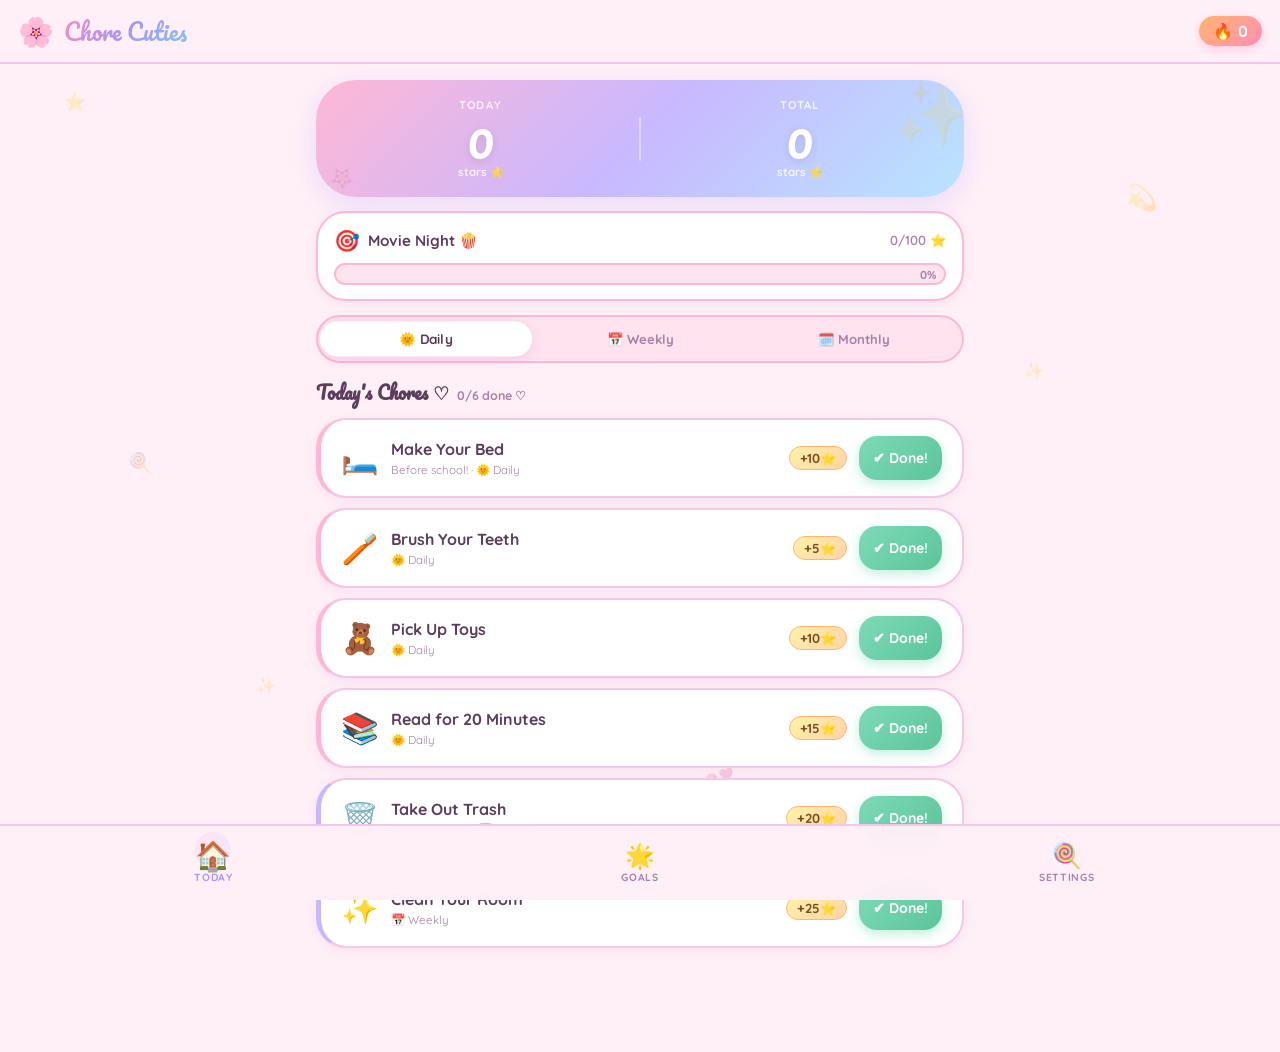
<file: index.html>
<!DOCTYPE html>
<html lang="en">
<head>
  <meta charset="UTF-8" />
  <meta name="viewport" content="width=device-width, initial-scale=1.0, viewport-fit=cover" />
  <meta name="apple-mobile-web-app-capable" content="yes" />
  <meta name="apple-mobile-web-app-status-bar-style" content="default" />
  <title>🌸 Chore Cuties</title>
  <link rel="preconnect" href="https://fonts.googleapis.com" />
  <link rel="preconnect" href="https://fonts.gstatic.com" crossorigin />
  <link href="https://fonts.googleapis.com/css2?family=Pacifico&family=Quicksand:wght@400;500;600;700&display=swap" rel="stylesheet" />
  <link rel="stylesheet" href="style.css" />
</head>
<body>

<!-- ── FLOATING DECO (CSS only) ── -->
<div class="bg-deco" aria-hidden="true">
  <span class="deco-star s1">⭐</span>
  <span class="deco-star s2">💫</span>
  <span class="deco-star s3">✨</span>
  <span class="deco-star s4">🌸</span>
  <span class="deco-star s5">⭐</span>
  <span class="deco-star s6">💕</span>
  <span class="deco-star s7">🍭</span>
  <span class="deco-star s8">✨</span>
</div>

<!-- ══════════════ OVERLAYS ══════════════ -->

<!-- CELEBRATION -->
<div id="celebration" class="overlay hidden">
  <canvas id="confetti-canvas"></canvas>
  <div class="kawaii-card celebrate-card">
    <div class="cel-face">🏆</div>
    <h2 class="cel-title">Yay!! Goal Reached~!</h2>
    <p class="cel-sub" id="cel-goal-name"></p>
    <p class="cel-pts" id="cel-pts"></p>
    <button class="kbtn kbtn--purple" id="btn-redeem">🎁 Redeem Reward!</button>
    <button class="kbtn-ghost" id="btn-cel-close">maybe later (◡‿◡✿)</button>
  </div>
</div>

<!-- CHORE MODAL -->
<div id="chore-modal" class="overlay hidden" role="dialog" aria-modal="true">
  <div class="kawaii-card modal-card">
    <div class="modal-deco">✏️</div>
    <h2 id="chore-modal-title" class="modal-title">Add a Chore~</h2>
    <input type="hidden" id="chore-id" />
    <div class="kfield">
      <label>Emoji</label>
      <input type="text" id="chore-emoji" maxlength="2" placeholder="⭐" class="emoji-input" />
    </div>
    <div class="kfield">
      <label>Chore Name</label>
      <input type="text" id="chore-name" placeholder="e.g. Make your bed ♡" />
    </div>
    <div class="kfield">
      <label>Points ⭐</label>
      <input type="number" id="chore-points" min="1" max="9999" value="10" />
    </div>
    <div class="kfield">
      <label>Schedule</label>
      <select id="chore-schedule">
        <option value="daily">🌞 Daily</option>
        <option value="weekly">📅 Weekly</option>
        <option value="onetime">🌟 One-time</option>
      </select>
    </div>
    <div class="kfield">
      <label>Notes (optional)</label>
      <input type="text" id="chore-notes" placeholder="e.g. Before school~" />
    </div>
    <div class="modal-btns">
      <button class="kbtn kbtn--green" id="btn-save-chore">💾 Save!</button>
      <button class="kbtn-ghost" id="btn-cancel-chore">cancel~</button>
    </div>
  </div>
</div>

<!-- GOAL MODAL -->
<div id="goal-modal" class="overlay hidden" role="dialog" aria-modal="true">
  <div class="kawaii-card modal-card">
    <div class="modal-deco">🎯</div>
    <h2 class="modal-title">Set a Goal~</h2>
    <div class="kfield">
      <label>Goal Name</label>
      <input type="text" id="goal-name" placeholder="e.g. Movie Night 🍿" />
    </div>
    <div class="kfield">
      <label>Points Required</label>
      <input type="number" id="goal-points" min="1" max="99999" value="100" />
    </div>
    <div class="modal-btns">
      <button class="kbtn kbtn--green" id="btn-save-goal">💾 Save!</button>
      <button class="kbtn-ghost" id="btn-cancel-goal">cancel~</button>
    </div>
  </div>
</div>

<!-- IMPORT MODAL -->
<div id="import-modal" class="overlay hidden" role="dialog" aria-modal="true">
  <div class="kawaii-card modal-card">
    <div class="modal-deco">⚠️</div>
    <h2 class="modal-title">Import Data?</h2>
    <p class="modal-note">This will replace all current data~</p>
    <div class="modal-btns">
      <button class="kbtn kbtn--pink" id="btn-confirm-import">Yes, import!</button>
      <button class="kbtn-ghost" id="btn-cancel-import">cancel~</button>
    </div>
  </div>
</div>

<!-- COUPON -->
<div id="coupon-view" class="overlay hidden">
  <div class="coupon-wrap">
    <div class="coupon-card">
      <div class="coupon-top-deco">🌸 ⭐ 🌸 ⭐ 🌸</div>
      <div class="coupon-icon">🎟️</div>
      <h1 class="coupon-title">REWARD COUPON</h1>
      <p class="coupon-label">This certifies that</p>
      <h2 class="coupon-name" id="coupon-kid-name">⭐ Superstar ⭐</h2>
      <p class="coupon-label">has earned the reward of</p>
      <h2 class="coupon-reward" id="coupon-reward-name"></h2>
      <p class="coupon-date" id="coupon-date"></p>
      <div class="coupon-bottom-deco">💕 💕 💕 💕 💕</div>
    </div>
    <div class="no-print coupon-actions">
      <button class="kbtn kbtn--blue" onclick="window.print()">🖨️ Print Coupon!</button>
      <button class="kbtn-ghost" id="btn-close-coupon">close~</button>
    </div>
  </div>
</div>

<!-- ══════════════ APP SHELL ══════════════ -->
<div id="app">

  <!-- HEADER -->
  <header class="kheader">
    <div class="kheader-left">
      <span class="klogo">🌸</span>
      <span class="kapp-title">Chore Cuties</span>
    </div>
    <div class="kheader-right">
      <div class="streak-pill">
        <span>🔥</span>
        <span id="streak-count">0</span>
      </div>
    </div>
  </header>

  <!-- ── TODAY TAB ── -->
  <section id="tab-today" class="tab-content active">

    <!-- Points blob -->
    <div class="points-blob">
      <div class="points-side">
        <div class="pts-lbl">Today</div>
        <div class="pts-num" id="pts-today">0</div>
        <div class="pts-unit">stars ⭐</div>
      </div>
      <div class="pts-divider"></div>
      <div class="points-side">
        <div class="pts-lbl">Total</div>
        <div class="pts-num" id="pts-total">0</div>
        <div class="pts-unit">stars ⭐</div>
      </div>
    </div>

    <!-- Goal card -->
    <div class="goal-bubble">
      <div class="goal-bubble-top">
        <span class="goal-icon">🎯</span>
        <span class="goal-name" id="goal-text">No goal yet~ (◕‿◕)</span>
        <span class="goal-frac" id="goal-fraction"></span>
      </div>
      <div class="kprogress-track">
        <div class="kprogress-fill" id="progress-fill"></div>
        <div class="kprogress-label" id="progress-label">0%</div>
      </div>
    </div>

    <!-- Completion flash -->
    <div id="completion-msg" class="flash-msg hidden"></div>

    <!-- View switcher -->
    <div class="view-switcher">
      <button class="view-btn active" data-view="daily">🌞 Daily</button>
      <button class="view-btn" data-view="weekly">📅 Weekly</button>
      <button class="view-btn" data-view="monthly">🗓️ Monthly</button>
    </div>

    <!-- View: Daily -->
    <div id="view-daily" class="chore-view active">
      <div class="view-header">
        <h2 class="view-title">Today's Chores ♡</h2>
        <span class="chore-count" id="daily-count"></span>
      </div>
      <ul class="chore-list" id="chore-list-daily"></ul>
      <p class="empty-kawaii hidden" id="empty-daily">No chores yet!<br/>Go to ⚙️ Settings to add some~ (◕‿◕✿)</p>
    </div>

    <!-- View: Weekly -->
    <div id="view-weekly" class="chore-view hidden">
      <div class="view-header">
        <h2 class="view-title">This Week ♡</h2>
        <span class="chore-count" id="weekly-count"></span>
      </div>
      <!-- Weekly calendar strip -->
      <div class="week-strip" id="week-strip"></div>
      <ul class="chore-list" id="chore-list-weekly"></ul>
      <p class="empty-kawaii hidden" id="empty-weekly">No weekly chores~<br/>Add some in ⚙️ Settings! (✿◠‿◠)</p>
    </div>

    <!-- View: Monthly -->
    <div id="view-monthly" class="chore-view hidden">
      <div class="view-header">
        <h2 class="view-title">This Month ♡</h2>
      </div>
      <div class="month-grid" id="month-grid"></div>
      <div class="month-legend">
        <span class="legend-dot done-dot"></span><span>Chores done</span>
        <span class="legend-dot none-dot"></span><span>No chores</span>
        <span class="legend-dot today-dot"></span><span>Today</span>
      </div>
      <div class="month-stats" id="month-stats"></div>
    </div>

  </section>

  <!-- ── GOALS TAB ── -->
  <section id="tab-goals" class="tab-content hidden">
    <h2 class="tab-heading">🎯 My Goal~</h2>

    <div class="kawaii-card goal-detail-card">
      <div class="gdc-emoji">🌟</div>
      <div class="gdc-name" id="gdc-name">No goal set yet!</div>
      <div class="gdc-pts" id="gdc-pts"></div>
      <div class="kprogress-track kprogress-track--lg">
        <div class="kprogress-fill" id="progress-fill-2"></div>
        <div class="kprogress-label" id="progress-label-2">0%</div>
      </div>
    </div>

    <button class="kbtn kbtn--pink" id="btn-edit-goal">✏️ Edit Goal~</button>

    <div class="kawaii-card">
      <div class="kcard-title">💝 When I Redeem Points~</div>
      <label class="kradio"><input type="radio" name="redeem" value="subtract" id="redeem-subtract" /><span>Subtract goal points</span></label>
      <label class="kradio"><input type="radio" name="redeem" value="reset" id="redeem-reset" /><span>Reset all to zero</span></label>
    </div>

    <button class="kbtn kbtn--outline" id="btn-reset-points">🔄 Reset All Points~</button>
  </section>

  <!-- ── SETTINGS TAB ── -->
  <section id="tab-settings" class="tab-content hidden">
    <h2 class="tab-heading">⚙️ Settings~</h2>

    <div class="kawaii-card">
      <div class="kcard-title">👤 My Name~</div>
      <input type="text" id="kid-name-input" placeholder="Enter your name ♡" class="kinput" />
    </div>

    <div class="kawaii-card">
      <div class="kcard-title">📋 My Chores~</div>
      <ul class="manage-list" id="chore-manage-list"></ul>
      <button class="kbtn kbtn--pink" id="btn-add-chore">➕ Add a Chore~</button>
    </div>

    <div class="kawaii-card">
      <div class="kcard-title">💬 Happy Messages~</div>
      <div class="msg-list" id="messages-list"></div>
      <button class="kbtn-sm kbtn--outline" id="btn-add-msg">➕ Add Message</button>
    </div>

    <div class="kawaii-card">
      <div class="kcard-title">💾 Backup Data~</div>
      <div class="data-btns">
        <button class="kbtn-sm kbtn--outline" id="btn-export">📤 Export</button>
        <label class="kbtn-sm kbtn--outline" for="import-file-input">📥 Import</label>
        <input type="file" id="import-file-input" accept=".json" class="sr-only" />
      </div>
    </div>
  </section>

</div><!-- #app -->

<!-- ── BOTTOM NAV ── -->
<nav class="knav">
  <button class="knav-btn active" data-tab="today">
    <span class="knav-icon">🏠</span>
    <span class="knav-lbl">Today</span>
  </button>
  <button class="knav-btn" data-tab="goals">
    <span class="knav-icon">🌟</span>
    <span class="knav-lbl">Goals</span>
  </button>
  <button class="knav-btn" data-tab="settings">
    <span class="knav-icon">🍭</span>
    <span class="knav-lbl">Settings</span>
  </button>
</nav>

<script src="app.js"></script>
</body>
</html>
</file>
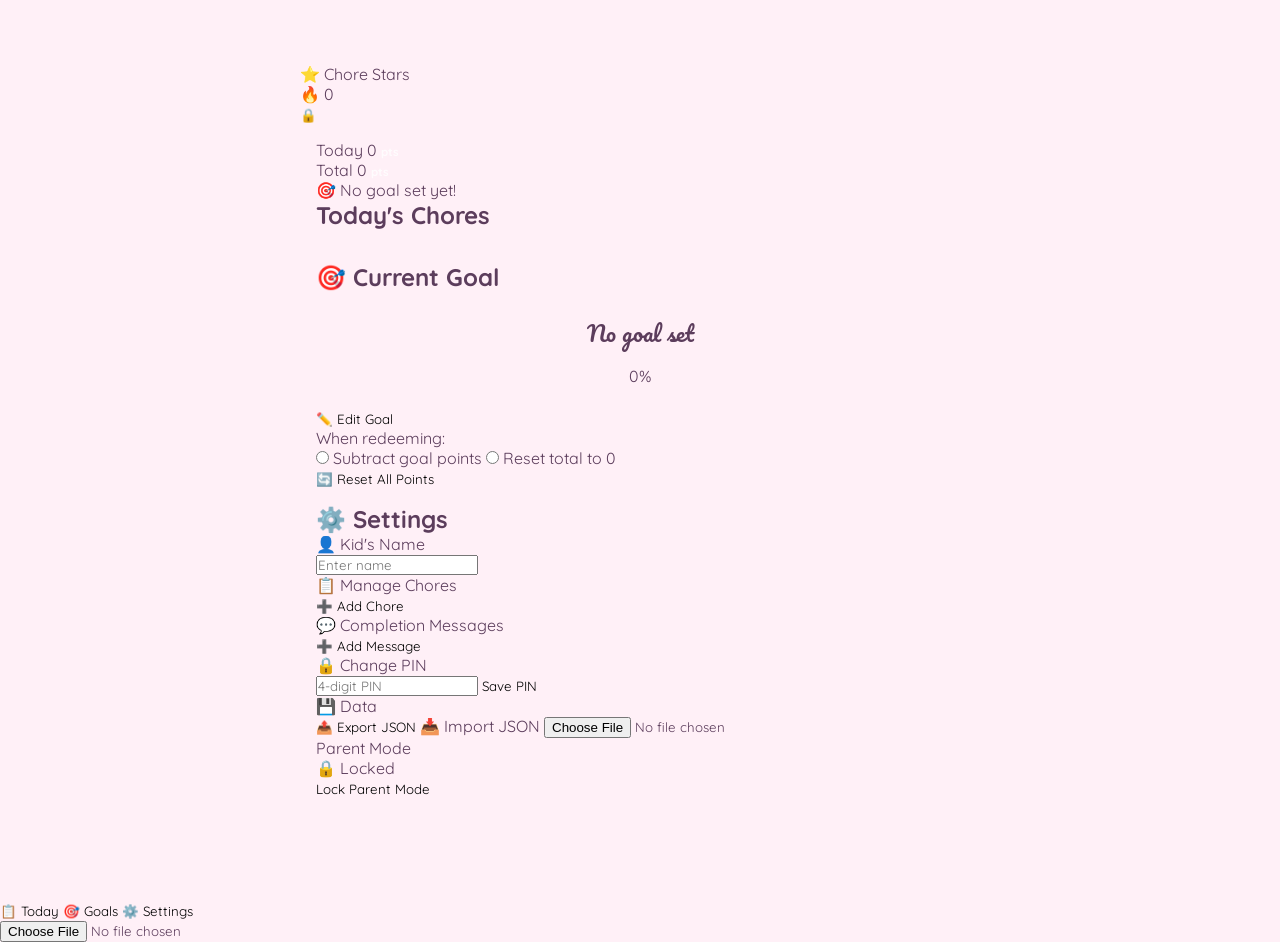
<file: index-2.html>
<!DOCTYPE html>
<html lang="en">
<head>
  <meta charset="UTF-8" />
  <meta name="viewport" content="width=device-width, initial-scale=1.0, viewport-fit=cover" />
  <meta name="apple-mobile-web-app-capable" content="yes" />
  <meta name="apple-mobile-web-app-status-bar-style" content="default" />
  <title>⭐ Chore Stars</title>
  <link rel="stylesheet" href="style.css" />
</head>
<body>

<!-- ── CELEBRATION OVERLAY ── -->
<div id="celebration" class="celebration hidden" aria-live="assertive">
  <canvas id="confetti-canvas"></canvas>
  <div class="celebration-card">
    <div class="cel-emoji">🏆</div>
    <h1 class="cel-title">Goal Reached!</h1>
    <p class="cel-goal-name" id="cel-goal-name"></p>
    <p class="cel-pts" id="cel-pts"></p>
    <button class="btn-big btn-redeem" id="btn-redeem">🎁 Redeem Reward!</button>
    <button class="btn-text" id="btn-cel-close">Maybe later</button>
  </div>
</div>

<!-- ── PIN MODAL ── -->
<div id="pin-modal" class="modal hidden" role="dialog" aria-modal="true" aria-label="Parent PIN">
  <div class="modal-box">
    <h2>🔒 Parent Mode</h2>
    <p>Enter your PIN to continue.</p>
    <div class="pin-dots" id="pin-dots">
      <span></span><span></span><span></span><span></span>
    </div>
    <div class="pin-pad">
      <button class="pin-key" data-val="1">1</button>
      <button class="pin-key" data-val="2">2</button>
      <button class="pin-key" data-val="3">3</button>
      <button class="pin-key" data-val="4">4</button>
      <button class="pin-key" data-val="5">5</button>
      <button class="pin-key" data-val="6">6</button>
      <button class="pin-key" data-val="7">7</button>
      <button class="pin-key" data-val="8">8</button>
      <button class="pin-key" data-val="9">9</button>
      <button class="pin-key pin-clear" data-action="clear">⌫</button>
      <button class="pin-key" data-val="0">0</button>
      <button class="pin-key pin-cancel" data-action="cancel">✕</button>
    </div>
    <p class="pin-error hidden" id="pin-error">Wrong PIN, try again!</p>
  </div>
</div>

<!-- ── CHORE EDIT MODAL ── -->
<div id="chore-modal" class="modal hidden" role="dialog" aria-modal="true" aria-label="Edit Chore">
  <div class="modal-box modal-box--wide">
    <h2 id="chore-modal-title">Add Chore</h2>
    <input type="hidden" id="chore-id" />
    <div class="field-row">
      <label>Emoji</label>
      <input type="text" id="chore-emoji" maxlength="2" placeholder="⭐" class="input-emoji" />
    </div>
    <div class="field-row">
      <label>Chore Name</label>
      <input type="text" id="chore-name" placeholder="e.g. Make your bed" />
    </div>
    <div class="field-row">
      <label>Points</label>
      <input type="number" id="chore-points" min="1" max="9999" value="10" />
    </div>
    <div class="field-row">
      <label>Schedule</label>
      <select id="chore-schedule">
        <option value="daily">Daily</option>
        <option value="weekly">Weekly</option>
        <option value="onetime">One-time</option>
      </select>
    </div>
    <div class="field-row">
      <label>Notes (optional)</label>
      <input type="text" id="chore-notes" placeholder="e.g. Before school" />
    </div>
    <div class="modal-actions">
      <button class="btn-big btn-save" id="btn-save-chore">💾 Save</button>
      <button class="btn-text" id="btn-cancel-chore">Cancel</button>
    </div>
  </div>
</div>

<!-- ── GOAL EDIT MODAL ── -->
<div id="goal-modal" class="modal hidden" role="dialog" aria-modal="true" aria-label="Edit Goal">
  <div class="modal-box">
    <h2>🎯 Set a Goal</h2>
    <div class="field-row">
      <label>Goal Name</label>
      <input type="text" id="goal-name" placeholder="e.g. Movie Night 🍿" />
    </div>
    <div class="field-row">
      <label>Points Required</label>
      <input type="number" id="goal-points" min="1" max="99999" value="100" />
    </div>
    <div class="modal-actions">
      <button class="btn-big btn-save" id="btn-save-goal">💾 Save Goal</button>
      <button class="btn-text" id="btn-cancel-goal">Cancel</button>
    </div>
  </div>
</div>

<!-- ── IMPORT WARNING MODAL ── -->
<div id="import-modal" class="modal hidden" role="dialog" aria-modal="true">
  <div class="modal-box">
    <h2>⚠️ Import Data</h2>
    <p>This will <strong>replace all current data</strong>. Are you sure?</p>
    <div class="modal-actions">
      <button class="btn-big btn-danger" id="btn-confirm-import">Yes, Import</button>
      <button class="btn-text" id="btn-cancel-import">Cancel</button>
    </div>
  </div>
</div>

<!-- ── COUPON VIEW ── -->
<div id="coupon-view" class="coupon-view hidden">
  <div class="coupon-inner">
    <div class="coupon-border">
      <div class="coupon-emoji">🎟️</div>
      <h1 class="coupon-title">REWARD COUPON</h1>
      <p class="coupon-sub">This certifies that</p>
      <h2 class="coupon-kid" id="coupon-kid-name">⭐ Superstar ⭐</h2>
      <p class="coupon-sub">has earned the reward of</p>
      <h2 class="coupon-reward" id="coupon-reward-name"></h2>
      <p class="coupon-date" id="coupon-date"></p>
      <div class="coupon-stars">⭐ ⭐ ⭐ ⭐ ⭐</div>
    </div>
    <div class="coupon-actions no-print">
      <button class="btn-big btn-print" onclick="window.print()">🖨️ Print Coupon</button>
      <button class="btn-text" id="btn-close-coupon">Close</button>
    </div>
  </div>
</div>

<!-- ── APP SHELL ── -->
<div id="app">
  <header class="app-header">
    <div class="header-left">
      <span class="app-logo">⭐</span>
      <span class="app-title">Chore Stars</span>
    </div>
    <div class="header-right">
      <div class="streak-badge" id="streak-badge" title="Day streak">
        <span class="streak-fire">🔥</span>
        <span class="streak-count" id="streak-count">0</span>
      </div>
      <button class="btn-parent-toggle" id="btn-parent-toggle" aria-label="Parent Mode">🔒</button>
    </div>
  </header>

  <!-- ── TODAY TAB ── -->
  <section id="tab-today" class="tab-content active">
    <div class="points-banner">
      <div class="points-today">
        <span class="pts-label">Today</span>
        <span class="pts-value" id="pts-today">0</span>
        <span class="pts-unit">pts</span>
      </div>
      <div class="points-divider"></div>
      <div class="points-total">
        <span class="pts-label">Total</span>
        <span class="pts-value" id="pts-total">0</span>
        <span class="pts-unit">pts</span>
      </div>
    </div>

    <!-- Goal progress -->
    <div class="goal-card" id="goal-card">
      <div class="goal-header">
        <span class="goal-emoji">🎯</span>
        <span class="goal-text" id="goal-text">No goal set yet!</span>
        <span class="goal-fraction" id="goal-fraction"></span>
      </div>
      <div class="progress-track">
        <div class="progress-fill" id="progress-fill" style="width:0%"></div>
      </div>
    </div>

    <!-- Completion message (flash) -->
    <div class="completion-msg hidden" id="completion-msg"></div>

    <!-- Chore list -->
    <div class="chore-list-header">
      <h2 class="section-title">Today's Chores</h2>
      <span class="chore-count" id="chore-count"></span>
    </div>
    <ul class="chore-list" id="chore-list" aria-label="Chore list">
      <!-- populated by JS -->
    </ul>

    <p class="empty-state hidden" id="empty-chores">
      No chores yet! Ask a parent to add some. ✏️
    </p>
  </section>

  <!-- ── GOALS TAB ── -->
  <section id="tab-goals" class="tab-content">
    <h2 class="section-title section-title--padded">🎯 Current Goal</h2>
    <div class="goal-detail-card" id="goal-detail-card">
      <div class="gdc-name" id="gdc-name">No goal set</div>
      <div class="gdc-pts" id="gdc-pts"></div>
      <div class="progress-track progress-track--lg">
        <div class="progress-fill" id="progress-fill-2" style="width:0%"></div>
      </div>
      <div class="gdc-pct" id="gdc-pct">0%</div>
    </div>
    <div class="parent-only" id="goals-parent-area">
      <button class="btn-big btn-primary" id="btn-edit-goal">✏️ Edit Goal</button>
      <div class="redeem-options">
        <label class="setting-label">When redeeming:</label>
        <div class="radio-group">
          <label class="radio-opt">
            <input type="radio" name="redeem" value="subtract" id="redeem-subtract" />
            <span>Subtract goal points</span>
          </label>
          <label class="radio-opt">
            <input type="radio" name="redeem" value="reset" id="redeem-reset" />
            <span>Reset total to 0</span>
          </label>
        </div>
      </div>
      <button class="btn-big btn-outline" id="btn-reset-points">🔄 Reset All Points</button>
    </div>
  </section>

  <!-- ── SETTINGS TAB ── -->
  <section id="tab-settings" class="tab-content">
    <h2 class="section-title section-title--padded">⚙️ Settings</h2>

    <!-- Kid's name -->
    <div class="settings-card">
      <div class="settings-card-title">👤 Kid's Name</div>
      <input type="text" id="kid-name-input" placeholder="Enter name" class="settings-input" />
    </div>

    <!-- Manage Chores (parent only) -->
    <div class="parent-only settings-card" id="manage-chores-card">
      <div class="settings-card-title">📋 Manage Chores</div>
      <ul class="chore-manage-list" id="chore-manage-list"></ul>
      <button class="btn-big btn-primary" id="btn-add-chore">➕ Add Chore</button>
    </div>

    <!-- Positive messages (parent only) -->
    <div class="parent-only settings-card" id="messages-card">
      <div class="settings-card-title">💬 Completion Messages</div>
      <div class="messages-list" id="messages-list"></div>
      <button class="btn-outline btn-sm" id="btn-add-msg">➕ Add Message</button>
    </div>

    <!-- PIN (parent only) -->
    <div class="parent-only settings-card" id="pin-card">
      <div class="settings-card-title">🔒 Change PIN</div>
      <input type="number" id="new-pin-input" placeholder="4-digit PIN" maxlength="4" class="settings-input" />
      <button class="btn-outline btn-sm" id="btn-save-pin">Save PIN</button>
    </div>

    <!-- Export / Import -->
    <div class="settings-card">
      <div class="settings-card-title">💾 Data</div>
      <div class="data-buttons">
        <button class="btn-outline" id="btn-export">📤 Export JSON</button>
        <label class="btn-outline btn-import-label" for="import-file-input">📥 Import JSON</label>
        <input type="file" id="import-file-input" accept=".json" class="visually-hidden" />
      </div>
    </div>

    <!-- Parent lock -->
    <div class="settings-card">
      <div class="settings-card-title">Parent Mode</div>
      <div class="parent-status" id="parent-status-text">🔒 Locked</div>
      <button class="btn-outline btn-sm" id="btn-lock-parent">Lock Parent Mode</button>
    </div>
  </section>
</div>

<!-- ── BOTTOM NAV ── -->
<nav class="bottom-nav" role="navigation" aria-label="Main navigation">
  <button class="nav-btn active" data-tab="today" aria-label="Today">
    <span class="nav-icon">📋</span>
    <span class="nav-label">Today</span>
  </button>
  <button class="nav-btn" data-tab="goals" aria-label="Goals">
    <span class="nav-icon">🎯</span>
    <span class="nav-label">Goals</span>
  </button>
  <button class="nav-btn" data-tab="settings" aria-label="Settings">
    <span class="nav-icon">⚙️</span>
    <span class="nav-label">Settings</span>
  </button>
</nav>

<input type="file" id="import-trigger" accept=".json" class="visually-hidden" />

<script src="app.js"></script>
</body>
</html>
</file>
<file: style.css>
/* ═══════════════════════════════════════════════
   CHORE CUTIES — Kawaii Style Sheet 🌸
   Pastel Dreamy Kawaii Aesthetic
   ═══════════════════════════════════════════════ */

@import url('https://fonts.googleapis.com/css2?family=Pacifico&family=Quicksand:wght@400;500;600;700&display=swap');

/* ── VARIABLES ── */
:root {
  /* Kawaii Palette */
  --pink:       #FFB7D5;
  --pink-dk:    #FF8FB5;
  --pink-lt:    #FFE4F0;
  --lavender:   #C9B8FF;
  --lav-dk:     #A893FF;
  --lav-lt:     #EDE8FF;
  --mint:       #B8F0DC;
  --mint-dk:    #7DDBB8;
  --peach:      #FFD4A8;
  --peach-dk:   #FFB570;
  --sky:        #B8E4FF;
  --sky-dk:     #7DC8F5;
  --yellow:     #FFF1A8;
  --yellow-dk:  #FFD93D;

  /* Base */
  --bg:         #FFF0F7;
  --bg2:        #FFFFFF;
  --card:       #FFFFFF;
  --text:       #5C3D5C;
  --text-soft:  #A880A8;
  --text-light: #D4A8D4;
  --border:     #F5C6E8;

  /* Shadows */
  --shadow:     0 6px 24px rgba(180,100,180,.12);
  --shadow-sm:  0 3px 12px rgba(180,100,180,.10);
  --shadow-card:0 8px 32px rgba(180,100,180,.14);

  /* Shape */
  --blob:       30px;
  --blob-sm:    18px;
  --blob-lg:    40px;

  /* Layout */
  --nav-h:  76px;
  --head-h: 64px;

  --font: 'Quicksand', sans-serif;
  --font-display: 'Pacifico', cursive;
}

/* ── RESET ── */
*, *::before, *::after { box-sizing: border-box; margin: 0; padding: 0; }
html { height: 100%; -webkit-tap-highlight-color: transparent; scroll-behavior: smooth; }
body {
  font-family: var(--font);
  background: var(--bg);
  color: var(--text);
  min-height: 100%;
  overflow-x: hidden;
  -webkit-font-smoothing: antialiased;
}
ul { list-style: none; }
input, select, button, textarea { font-family: inherit; }
button { cursor: pointer; border: none; background: none; }

/* ── BACKGROUND DECO ── */
.bg-deco {
  position: fixed;
  inset: 0;
  pointer-events: none;
  z-index: 0;
  overflow: hidden;
}
.deco-star {
  position: absolute;
  font-size: 1.4rem;
  animation: floatDeco linear infinite;
  opacity: .25;
  user-select: none;
}
.s1  { left:  5%; top: 10%; font-size:1.1rem; animation-duration: 9s; animation-delay: 0s; }
.s2  { left: 88%; top: 20%; font-size:1.6rem; animation-duration:12s; animation-delay:-3s; }
.s3  { left: 20%; top: 75%; font-size:1.0rem; animation-duration: 8s; animation-delay:-1s; }
.s4  { left: 70%; top: 60%; font-size:1.3rem; animation-duration:11s; animation-delay:-5s; }
.s5  { left: 40%; top: 15%; font-size:0.9rem; animation-duration:10s; animation-delay:-2s; }
.s6  { left: 55%; top: 85%; font-size:1.5rem; animation-duration:13s; animation-delay:-4s; }
.s7  { left: 10%; top: 50%; font-size:1.2rem; animation-duration: 7s; animation-delay:-6s; }
.s8  { left: 80%; top: 40%; font-size:1.0rem; animation-duration:14s; animation-delay:-8s; }

@keyframes floatDeco {
  0%   { transform: translateY(0)   rotate(0deg); }
  33%  { transform: translateY(-18px) rotate(8deg); }
  66%  { transform: translateY(10px) rotate(-6deg); }
  100% { transform: translateY(0)   rotate(0deg); }
}

/* ── APP LAYOUT ── */
#app {
  position: relative;
  z-index: 1;
  max-width: 680px;
  margin: 0 auto;
  padding-top: var(--head-h);
  padding-bottom: calc(var(--nav-h) + env(safe-area-inset-bottom) + 12px);
  min-height: 100vh;
}

/* ── HEADER ── */
.kheader {
  position: fixed;
  top: 0; left: 0; right: 0;
  height: var(--head-h);
  z-index: 200;
  background: rgba(255,240,247,.92);
  backdrop-filter: blur(12px);
  -webkit-backdrop-filter: blur(12px);
  border-bottom: 2px solid var(--border);
  display: flex;
  align-items: center;
  justify-content: space-between;
  padding: 0 18px;
}
.kheader-left  { display: flex; align-items: center; gap: 10px; }
.kheader-right { display: flex; align-items: center; gap: 10px; }
.klogo { font-size: 1.8rem; animation: spin 8s linear infinite; display: inline-block; }
@keyframes spin { to { transform: rotate(360deg); } }
.kapp-title {
  font-family: var(--font-display);
  font-size: 1.45rem;
  background: linear-gradient(135deg, #FF8FB5, #A893FF, #7DC8F5);
  -webkit-background-clip: text;
  -webkit-text-fill-color: transparent;
  background-clip: text;
}

/* Streak pill */
.streak-pill {
  background: linear-gradient(135deg, #FFB570, #FF8FB5);
  border-radius: 999px;
  padding: 5px 14px;
  display: flex;
  align-items: center;
  gap: 5px;
  font-weight: 700;
  font-size: 1rem;
  color: white;
  box-shadow: 0 3px 10px rgba(255,143,181,.4);
}

/* ── TAB CONTENT ── */
.tab-content {
  padding: 16px 16px 0;
  animation: kawaiiFadeIn .3s ease;
}
.tab-content.hidden { display: none; }

@keyframes kawaiiFadeIn {
  from { opacity: 0; transform: translateY(12px) scale(.98); }
  to   { opacity: 1; transform: translateY(0)    scale(1); }
}

/* ── POINTS BLOB ── */
.points-blob {
  background: linear-gradient(135deg, #FFB7D5, #C9B8FF, #B8E4FF);
  border-radius: var(--blob-lg);
  display: flex;
  align-items: center;
  justify-content: center;
  padding: 18px 24px;
  margin-bottom: 14px;
  box-shadow: 0 8px 28px rgba(201,184,255,.4);
  position: relative;
  overflow: hidden;
}
.points-blob::before {
  content: '✨';
  position: absolute;
  font-size: 4rem;
  right: -8px; top: -8px;
  opacity: .15;
}
.points-blob::after {
  content: '🌸';
  position: absolute;
  font-size: 3rem;
  left: -4px; bottom: -8px;
  opacity: .12;
}
.points-side { display: flex; flex-direction: column; align-items: center; flex: 1; }
.pts-lbl  { font-size: .7rem; font-weight: 700; text-transform: uppercase; letter-spacing: .1em; color: rgba(255,255,255,.8); }
.pts-num  {
  font-family: var(--font-display);
  font-size: 2.6rem;
  color: white;
  line-height: 1;
  text-shadow: 0 2px 8px rgba(0,0,0,.1);
  transition: transform .3s cubic-bezier(.34,1.56,.64,1);
}
.pts-num.pop { animation: kawaiPop .4s cubic-bezier(.34,1.56,.64,1); }
@keyframes kawaiPop {
  0%  { transform: scale(1); }
  40% { transform: scale(1.3) rotate(-5deg); }
  70% { transform: scale(.95) rotate(3deg); }
  100%{ transform: scale(1) rotate(0); }
}
.pts-unit { font-size: .72rem; font-weight: 700; color: rgba(255,255,255,.8); margin-top: 1px; }
.pts-divider { width: 2px; height: 44px; background: rgba(255,255,255,.4); border-radius: 2px; margin: 0 18px; }

/* ── GOAL BUBBLE ── */
.goal-bubble {
  background: var(--card);
  border: 2.5px solid var(--pink);
  border-radius: var(--blob);
  padding: 14px 16px;
  margin-bottom: 14px;
  box-shadow: var(--shadow-sm);
  position: relative;
}
.goal-bubble-top { display: flex; align-items: center; gap: 8px; margin-bottom: 10px; }
.goal-icon  { font-size: 1.3rem; }
.goal-name  { flex: 1; font-weight: 700; font-size: .95rem; color: var(--text); }
.goal-frac  { font-size: .82rem; color: var(--text-soft); font-weight: 600; white-space: nowrap; }

/* ── KAWAII PROGRESS BAR ── */
.kprogress-track {
  background: var(--pink-lt);
  border: 2px solid var(--pink);
  border-radius: 999px;
  height: 22px;
  overflow: hidden;
  position: relative;
}
.kprogress-track--lg { height: 30px; }
.kprogress-fill {
  height: 100%;
  border-radius: 999px;
  background: linear-gradient(90deg, #FFB7D5, #C9B8FF, #B8E4FF);
  transition: width .7s cubic-bezier(.34,1.56,.64,1);
  position: relative;
  min-width: 0;
}
.kprogress-fill::after {
  content: '';
  position: absolute;
  inset: 0;
  background: linear-gradient(90deg, transparent 0%, rgba(255,255,255,.55) 50%, transparent 100%);
  animation: shimmer 2.5s infinite;
}
@keyframes shimmer { 0%{transform:translateX(-100%)} 100%{transform:translateX(200%)} }
.kprogress-fill.full { background: linear-gradient(90deg, #B8F0DC, #7DDBB8); }
.kprogress-label {
  position: absolute;
  right: 8px; top: 50%;
  transform: translateY(-50%);
  font-size: .72rem;
  font-weight: 700;
  color: var(--text-soft);
  pointer-events: none;
}

/* ── FLASH MESSAGE ── */
.flash-msg {
  background: linear-gradient(135deg, var(--mint), var(--sky));
  border: 2px solid var(--mint-dk);
  border-radius: var(--blob-sm);
  text-align: center;
  font-weight: 700;
  font-size: 1.05rem;
  color: #2D7A5A;
  padding: 10px 16px;
  margin-bottom: 12px;
  animation: kawaiiBounce .4s cubic-bezier(.34,1.56,.64,1);
}
@keyframes kawaiiBounce {
  from { transform: scale(.6) rotate(-5deg); opacity:0; }
  to   { transform: scale(1) rotate(0); opacity:1; }
}

/* ── VIEW SWITCHER ── */
.view-switcher {
  display: flex;
  gap: 8px;
  margin-bottom: 14px;
  background: var(--pink-lt);
  border: 2px solid var(--pink);
  border-radius: var(--blob);
  padding: 5px;
}
.view-btn {
  flex: 1;
  padding: 9px 6px;
  border-radius: calc(var(--blob) - 4px);
  font-size: .82rem;
  font-weight: 700;
  color: var(--text-soft);
  transition: all .2s cubic-bezier(.34,1.56,.64,1);
  background: transparent;
  white-space: nowrap;
}
.view-btn.active {
  background: white;
  color: var(--text);
  box-shadow: 0 3px 12px rgba(180,100,180,.18);
  transform: scale(1.03);
}
.view-btn:active { transform: scale(.95); }

/* ── CHORE VIEW ── */
.chore-view { animation: kawaiiFadeIn .25s ease; }
.chore-view.hidden { display: none; }
.view-header { display: flex; align-items: baseline; gap: 8px; margin-bottom: 10px; }
.view-title  { font-family: var(--font-display); font-size: 1.1rem; color: var(--text); }
.chore-count { font-size: .78rem; color: var(--text-soft); font-weight: 700; }

/* ── CHORE LIST ── */
.chore-list { display: flex; flex-direction: column; gap: 10px; margin-bottom: 16px; }

.chore-item {
  background: var(--card);
  border-radius: var(--blob);
  padding: 14px 16px;
  display: flex;
  align-items: center;
  gap: 12px;
  box-shadow: var(--shadow-sm);
  border: 2.5px solid var(--border);
  transition: transform .15s cubic-bezier(.34,1.56,.64,1), box-shadow .15s;
  position: relative;
  overflow: hidden;
}
.chore-item:hover   { transform: translateY(-2px); box-shadow: var(--shadow-card); }
.chore-item:active  { transform: scale(.97); }
.chore-item.done    { opacity: .6; background: #FAF5FC; border-color: #EDD8F5; }
.chore-item.done .chore-name { text-decoration: line-through; color: var(--text-soft); }

/* Colour-coded left border by schedule */
.chore-item[data-schedule="daily"]   { border-left: 5px solid var(--pink); }
.chore-item[data-schedule="weekly"]  { border-left: 5px solid var(--lavender); }
.chore-item[data-schedule="onetime"] { border-left: 5px solid var(--mint-dk); }

.chore-emoji-lbl { font-size: 1.9rem; flex-shrink: 0; line-height: 1; }
.chore-info { flex: 1; min-width: 0; }
.chore-name { font-weight: 700; font-size: 1rem; line-height: 1.3; }
.chore-meta { font-size: .72rem; color: var(--text-soft); margin-top: 2px; }
.chore-pts-badge {
  background: linear-gradient(135deg, var(--yellow), var(--peach));
  border: 1.5px solid var(--peach-dk);
  color: #7A5020;
  font-weight: 700;
  font-size: .82rem;
  border-radius: 999px;
  padding: 3px 10px;
  white-space: nowrap;
}

.btn-done {
  flex-shrink: 0;
  min-width: 70px;
  min-height: 44px;
  padding: 10px 14px;
  border-radius: var(--blob-sm);
  font-weight: 700;
  font-size: .88rem;
  color: white;
  background: linear-gradient(135deg, var(--mint-dk), #5BC49A);
  box-shadow: 0 4px 12px rgba(125,219,184,.45);
  transition: transform .15s cubic-bezier(.34,1.56,.64,1), box-shadow .15s;
  text-align: center;
}
.btn-done:active  { transform: scale(.88); box-shadow: none; }
.btn-done.is-done { background: linear-gradient(135deg, #BCAAC8, #A090B8); box-shadow: none; }

.done-flash {
  position: absolute; inset: 0;
  background: linear-gradient(135deg, rgba(184,240,220,.4), rgba(184,228,255,.4));
  animation: doneFlash .6s ease forwards;
  pointer-events: none;
  border-radius: inherit;
}
@keyframes doneFlash { from{opacity:1} to{opacity:0} }

/* ── EMPTY STATE ── */
.empty-kawaii {
  text-align: center;
  color: var(--text-soft);
  font-size: .95rem;
  font-weight: 600;
  line-height: 1.8;
  padding: 24px 0 8px;
}

/* ── WEEKLY STRIP ── */
.week-strip {
  display: grid;
  grid-template-columns: repeat(7, 1fr);
  gap: 6px;
  margin-bottom: 14px;
}
.day-cell {
  display: flex;
  flex-direction: column;
  align-items: center;
  gap: 4px;
  padding: 8px 4px;
  border-radius: var(--blob-sm);
  border: 2px solid var(--border);
  background: var(--card);
  transition: transform .15s;
  font-size: .7rem;
  font-weight: 700;
  color: var(--text-soft);
}
.day-cell.is-today {
  background: linear-gradient(135deg, var(--pink-lt), var(--lav-lt));
  border-color: var(--lavender);
  color: var(--text);
}
.day-cell.has-done {
  background: linear-gradient(135deg, var(--mint), #D0F7EB);
  border-color: var(--mint-dk);
}
.day-cell-num { font-family: var(--font-display); font-size: 1rem; color: var(--text); }
.day-cell.is-today .day-cell-num { color: #A893FF; }
.day-dot { font-size: .9rem; min-height: 1.1rem; }

/* ── MONTHLY GRID ── */
.month-grid {
  display: grid;
  grid-template-columns: repeat(7, 1fr);
  gap: 5px;
  margin-bottom: 10px;
}
.month-day-label {
  text-align: center;
  font-size: .65rem;
  font-weight: 700;
  color: var(--text-soft);
  text-transform: uppercase;
  letter-spacing: .05em;
  padding: 4px 0;
}
.month-day {
  aspect-ratio: 1;
  border-radius: 50%;
  display: flex;
  align-items: center;
  justify-content: center;
  font-size: .78rem;
  font-weight: 700;
  color: var(--text-soft);
  transition: transform .15s;
  cursor: default;
  position: relative;
}
.month-day.other-month { opacity: .3; }
.month-day.is-today {
  background: linear-gradient(135deg, var(--pink), var(--lavender));
  color: white;
  box-shadow: 0 3px 10px rgba(201,184,255,.5);
}
.month-day.has-done {
  background: linear-gradient(135deg, var(--mint), #A8F0D4);
  color: #2D7A5A;
}
.month-day.has-done.is-today {
  background: linear-gradient(135deg, var(--mint-dk), var(--lavender));
  color: white;
}
.month-day::after {
  content: attr(data-count);
  position: absolute;
  bottom: -1px; right: -1px;
  font-size: .55rem;
  background: var(--yellow-dk);
  color: #7A5020;
  border-radius: 999px;
  padding: 0 3px;
  min-width: 12px;
  text-align: center;
  line-height: 13px;
  display: none;
}
.month-day.has-done::after { display: block; }

.month-legend {
  display: flex;
  align-items: center;
  gap: 12px;
  font-size: .75rem;
  color: var(--text-soft);
  font-weight: 600;
  margin-bottom: 14px;
  flex-wrap: wrap;
}
.legend-dot {
  width: 12px; height: 12px;
  border-radius: 50%;
  flex-shrink: 0;
}
.done-dot  { background: linear-gradient(135deg, var(--mint), #A8F0D4); }
.none-dot  { background: var(--border); }
.today-dot { background: linear-gradient(135deg, var(--pink), var(--lavender)); }

.month-stats {
  display: grid;
  grid-template-columns: repeat(3, 1fr);
  gap: 8px;
  margin-bottom: 8px;
}
.stat-bubble {
  background: var(--card);
  border: 2px solid var(--border);
  border-radius: var(--blob-sm);
  padding: 12px 8px;
  text-align: center;
  box-shadow: var(--shadow-sm);
}
.stat-num   { font-family: var(--font-display); font-size: 1.4rem; color: var(--text); line-height: 1; }
.stat-label { font-size: .68rem; font-weight: 700; color: var(--text-soft); margin-top: 3px; text-transform: uppercase; letter-spacing: .05em; }

/* ── KAWAII CARDS ── */
.kawaii-card {
  background: var(--card);
  border: 2.5px solid var(--border);
  border-radius: var(--blob);
  padding: 18px;
  margin-bottom: 14px;
  box-shadow: var(--shadow-sm);
  position: relative;
}
.kcard-title {
  font-weight: 700;
  font-size: .9rem;
  color: var(--text);
  margin-bottom: 12px;
}

/* ── GOAL DETAIL ── */
.goal-detail-card { text-align: center; padding: 22px; }
.gdc-emoji { font-size: 2.5rem; margin-bottom: 6px; animation: floatDeco 4s ease-in-out infinite; }
.gdc-name  { font-family: var(--font-display); font-size: 1.35rem; color: var(--text); margin-bottom: 4px; }
.gdc-pts   { font-size: .88rem; color: var(--text-soft); font-weight: 600; margin-bottom: 14px; }

/* ── TAB HEADING ── */
.tab-heading {
  font-family: var(--font-display);
  font-size: 1.3rem;
  color: var(--text);
  margin-bottom: 16px;
}

/* ── BUTTONS ── */
.kbtn {
  display: block;
  width: 100%;
  padding: 15px;
  border-radius: var(--blob);
  font-weight: 700;
  font-size: 1rem;
  text-align: center;
  border: none;
  margin-bottom: 12px;
  transition: transform .18s cubic-bezier(.34,1.56,.64,1), box-shadow .15s;
  cursor: pointer;
}
.kbtn:active { transform: scale(.93) rotate(-1deg); box-shadow: none !important; }

.kbtn--pink   { background: linear-gradient(135deg, var(--pink), var(--pink-dk)); color: white; box-shadow: 0 5px 18px rgba(255,143,181,.45); }
.kbtn--purple { background: linear-gradient(135deg, var(--lavender), var(--lav-dk)); color: white; box-shadow: 0 5px 18px rgba(168,147,255,.45); }
.kbtn--green  { background: linear-gradient(135deg, var(--mint-dk), #5BC49A); color: white; box-shadow: 0 5px 18px rgba(125,219,184,.45); }
.kbtn--blue   { background: linear-gradient(135deg, var(--sky), var(--sky-dk)); color: white; box-shadow: 0 5px 18px rgba(125,200,245,.45); }
.kbtn--outline {
  background: var(--card);
  border: 2.5px solid var(--border);
  color: var(--text);
  box-shadow: var(--shadow-sm);
}

.kbtn-sm {
  display: inline-flex;
  align-items: center;
  justify-content: center;
  padding: 9px 18px;
  border-radius: var(--blob-sm);
  font-weight: 700;
  font-size: .85rem;
  border: 2.5px solid var(--border);
  background: var(--card);
  color: var(--text);
  cursor: pointer;
  transition: transform .15s cubic-bezier(.34,1.56,.64,1);
}
.kbtn-sm:active { transform: scale(.93); }

.kbtn-ghost {
  display: block;
  width: 100%;
  text-align: center;
  color: var(--text-soft);
  font-size: .88rem;
  font-weight: 600;
  padding: 8px;
  background: none;
  border: none;
  cursor: pointer;
}

/* ── FORMS ── */
.kfield { margin-bottom: 12px; }
.kfield label {
  display: block;
  font-weight: 700;
  font-size: .78rem;
  color: var(--text-soft);
  text-transform: uppercase;
  letter-spacing: .07em;
  margin-bottom: 5px;
}
.kfield input, .kfield select,
input.kinput {
  width: 100%;
  background: var(--pink-lt);
  border: 2.5px solid var(--pink);
  border-radius: var(--blob-sm);
  color: var(--text);
  font-size: .95rem;
  font-weight: 600;
  padding: .6rem .9rem;
  transition: border-color .15s, box-shadow .15s;
  -webkit-appearance: none;
  appearance: none;
}
.kfield input:focus, .kfield select:focus, input.kinput:focus {
  outline: none;
  border-color: var(--lavender);
  box-shadow: 0 0 0 3px rgba(201,184,255,.25);
}
.emoji-input { width: 72px; text-align: center; font-size: 1.4rem; }
.modal-btns  { margin-top: 6px; }

/* ── RADIO ── */
.kradio {
  display: flex;
  align-items: center;
  gap: 10px;
  padding: 10px;
  border-radius: var(--blob-sm);
  border: 2px solid var(--border);
  margin-bottom: 8px;
  cursor: pointer;
  font-weight: 600;
  font-size: .9rem;
  transition: background .15s;
}
.kradio:hover { background: var(--pink-lt); }
.kradio input { width: auto; background: none; border: none; padding: 0; }

/* ── SETTINGS INPUTS ── */
input.kinput {
  background: var(--pink-lt);
  border: 2.5px solid var(--pink);
  border-radius: var(--blob-sm);
  margin-bottom: 4px;
}

/* ── MANAGE LIST ── */
.manage-list { display: flex; flex-direction: column; gap: 8px; margin-bottom: 14px; }
.manage-item {
  display: flex;
  align-items: center;
  gap: 8px;
  background: var(--pink-lt);
  border: 2px solid var(--pink);
  border-radius: var(--blob-sm);
  padding: 10px 12px;
}
.manage-item .m-emoji { font-size: 1.2rem; }
.manage-item .m-name  { flex: 1; font-weight: 700; font-size: .9rem; overflow: hidden; text-overflow: ellipsis; white-space: nowrap; }
.manage-item .m-pts   { font-size: .75rem; font-weight: 700; color: var(--text-soft); white-space: nowrap; }
.manage-btns { display: flex; gap: 4px; }
.manage-btns button {
  width: 34px; height: 34px;
  border-radius: var(--blob-sm);
  font-size: .95rem;
  display: flex; align-items: center; justify-content: center;
  border: 2px solid var(--border);
  transition: transform .12s cubic-bezier(.34,1.56,.64,1);
  background: white;
}
.manage-btns button:active    { transform: scale(.85) rotate(-5deg); }
.manage-btns button:disabled  { opacity: .3; pointer-events: none; }
.btn-m-up   { border-color: var(--lavender); background: var(--lav-lt); }
.btn-m-down { border-color: var(--lavender); background: var(--lav-lt); }
.btn-m-edit { border-color: var(--sky-dk);   background: var(--sky); }
.btn-m-del  { border-color: var(--pink-dk);  background: var(--pink-lt); }

/* ── MESSAGES ── */
.msg-list { display: flex; flex-direction: column; gap: 7px; margin-bottom: 12px; }
.msg-row  { display: flex; align-items: center; gap: 8px; }
.msg-row input { flex: 1; }
.btn-del-msg {
  width: 34px; height: 34px;
  border-radius: var(--blob-sm);
  background: var(--pink-lt);
  border: 2px solid var(--pink-dk);
  font-size: .95rem;
  flex-shrink: 0;
  display: flex; align-items: center; justify-content: center;
  transition: transform .12s cubic-bezier(.34,1.56,.64,1);
  cursor: pointer;
}
.btn-del-msg:active { transform: scale(.85) rotate(-5deg); }

/* ── DATA BUTTONS ── */
.data-btns { display: flex; gap: 10px; flex-wrap: wrap; }
.data-btns label { cursor: pointer; }

/* ── BOTTOM NAV ── */
.knav {
  position: fixed;
  bottom: 0; left: 0; right: 0;
  height: calc(var(--nav-h) + env(safe-area-inset-bottom));
  padding-bottom: env(safe-area-inset-bottom);
  background: rgba(255,240,247,.95);
  backdrop-filter: blur(12px);
  -webkit-backdrop-filter: blur(12px);
  border-top: 2.5px solid var(--border);
  display: flex;
  z-index: 200;
}
.knav-btn {
  flex: 1;
  display: flex;
  flex-direction: column;
  align-items: center;
  justify-content: center;
  gap: 4px;
  padding: 8px 0;
  transition: transform .18s cubic-bezier(.34,1.56,.64,1);
  position: relative;
}
.knav-btn:active { transform: scale(.88) rotate(-3deg); }
.knav-btn.active::before {
  content: '';
  position: absolute;
  top: 6px;
  width: 36px; height: 36px;
  background: linear-gradient(135deg, var(--pink-lt), var(--lav-lt));
  border-radius: 50%;
  z-index: -1;
}
.knav-icon { font-size: 1.5rem; line-height: 1; transition: transform .18s cubic-bezier(.34,1.56,.64,1); }
.knav-btn.active .knav-icon { transform: scale(1.2); }
.knav-lbl  {
  font-size: .65rem;
  font-weight: 700;
  text-transform: uppercase;
  letter-spacing: .06em;
  color: var(--text-soft);
}
.knav-btn.active .knav-lbl { color: #A893FF; }

/* ── OVERLAY / MODAL ── */
.overlay {
  position: fixed;
  inset: 0;
  z-index: 500;
  background: rgba(92,61,92,.55);
  display: flex;
  align-items: flex-end;
  justify-content: center;
  padding: 16px;
  backdrop-filter: blur(6px);
  -webkit-backdrop-filter: blur(6px);
  animation: fadeOverlay .2s ease;
}
@keyframes fadeOverlay { from{opacity:0} to{opacity:1} }

.modal-card {
  width: 100%;
  max-width: 500px;
  max-height: 92vh;
  overflow-y: auto;
  animation: modalSlide .3s cubic-bezier(.34,1.56,.64,1);
  border-radius: var(--blob-lg) var(--blob-lg) var(--blob-sm) var(--blob-sm) !important;
}
@keyframes modalSlide {
  from { transform: translateY(60px) scale(.9); opacity:0; }
  to   { transform: translateY(0)    scale(1);  opacity:1; }
}
.modal-deco  { font-size: 2.5rem; text-align: center; margin-bottom: 8px; }
.modal-title { font-family: var(--font-display); font-size: 1.3rem; text-align: center; margin-bottom: 18px; color: var(--text); }
.modal-note  { font-size: .9rem; color: var(--text-soft); font-weight: 600; margin-bottom: 16px; text-align: center; }

/* ── CELEBRATION ── */
.celebrate-card {
  text-align: center;
  width: 100%;
  max-width: 380px;
  animation: popIn .5s cubic-bezier(.34,1.56,.64,1);
  border: 3px solid var(--lavender) !important;
  position: relative;
  z-index: 1;
}
@keyframes popIn { from{transform:scale(.4) rotate(-10deg);opacity:0} to{transform:scale(1) rotate(0);opacity:1} }
#confetti-canvas { position: absolute; inset: 0; pointer-events: none; }
.cel-face  { font-size: 3.5rem; margin-bottom: 8px; animation: wobble 1.2s infinite; }
@keyframes wobble { 0%,100%{transform:rotate(-10deg) scale(1)} 50%{transform:rotate(10deg) scale(1.1)} }
.cel-title { font-family: var(--font-display); font-size: 1.9rem; background: linear-gradient(135deg,#FF8FB5,#A893FF); -webkit-background-clip:text; -webkit-text-fill-color:transparent; background-clip:text; margin-bottom: 6px; }
.cel-sub   { font-size: 1.1rem; font-weight: 700; margin-bottom: 4px; }
.cel-pts   { font-size: .9rem; color: var(--text-soft); font-weight: 600; margin-bottom: 20px; }

/* ── COUPON ── */
.coupon-wrap { max-width: 520px; width: 100%; }
.coupon-card {
  background: white;
  border: 4px dashed var(--pink-dk);
  border-radius: var(--blob-lg);
  padding: 28px 24px;
  text-align: center;
  margin-bottom: 18px;
  box-shadow: var(--shadow-card);
}
.coupon-top-deco, .coupon-bottom-deco { font-size: 1.1rem; letter-spacing: .2em; margin-bottom: 10px; opacity: .7; }
.coupon-icon   { font-size: 3rem; margin-bottom: 8px; }
.coupon-title  { font-family: var(--font-display); font-size: 2rem; background: linear-gradient(135deg,#FF8FB5,#A893FF); -webkit-background-clip:text; -webkit-text-fill-color:transparent; background-clip:text; margin-bottom: 14px; letter-spacing: .06em; }
.coupon-label  { font-size: .78rem; text-transform: uppercase; letter-spacing: .1em; color: var(--text-soft); font-weight: 700; }
.coupon-name   { font-family: var(--font-display); font-size: 1.5rem; color: var(--lav-dk); margin: 6px 0 14px; }
.coupon-reward { font-family: var(--font-display); font-size: 1.35rem; color: var(--text); margin: 6px 0 14px; }
.coupon-date   { font-size: .82rem; color: var(--text-soft); margin-bottom: 12px; }
.coupon-actions { display: flex; flex-direction: column; gap: 10px; }

/* ── UTILITY ── */
.hidden  { display: none !important; }
.sr-only { position:absolute; width:1px; height:1px; overflow:hidden; clip:rect(0,0,0,0); }

/* ── PRINT ── */
@media print {
  body > *:not(.overlay) { display: none !important; }
  .overlay { position: relative; background: white; }
  .no-print { display: none !important; }
  #confetti-canvas { display: none; }
}

/* ── TABLET ── */
@media (min-width: 600px) {
  .pts-num        { font-size: 3.2rem; }
  .chore-item     { padding: 16px 20px; }
  .overlay        { align-items: center; }
  .modal-card     { border-radius: var(--blob-lg) !important; }
  .month-grid     { gap: 7px; }
  .month-day      { font-size: .85rem; }
}
</file>
